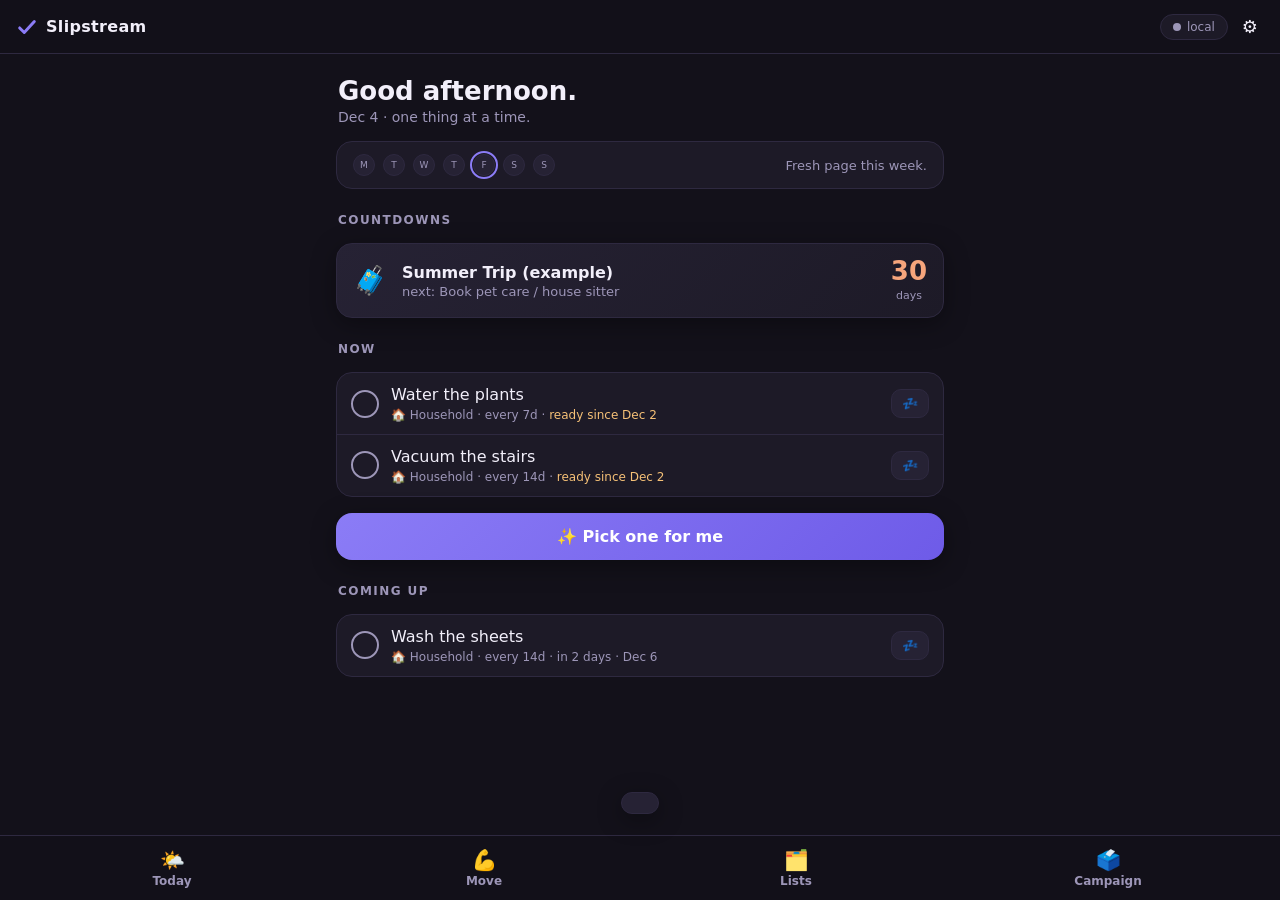
<file: index.html>
<!DOCTYPE html>
<html lang="en">
<head>
<meta charset="UTF-8">
<meta name="viewport" content="width=device-width, initial-scale=1, viewport-fit=cover">
<meta name="theme-color" content="#13111A">
<title>Slipstream</title>
<link rel="manifest" href="manifest.webmanifest">
<link rel="icon" href="icons/favicon.svg" type="image/svg+xml">
<link rel="apple-touch-icon" href="icons/icon-192.png">
<link rel="stylesheet" href="styles.css">
</head>
<body>
  <header class="topbar">
    <div class="brand" data-action="go-home">
      <svg class="brand-mark" viewBox="0 0 24 24" width="22" height="22" aria-hidden="true">
        <path d="M4 13 L9 18 L20 6" fill="none" stroke="currentColor" stroke-width="3.2" stroke-linecap="round" stroke-linejoin="round"/>
      </svg>
      <span>Slipstream</span>
    </div>
    <div class="topbar-right">
      <button class="sync-pill" id="syncPill" data-action="sync-now" title="Sync now">
        <span class="sync-dot" id="syncDot"></span><span id="syncLabel">local</span>
      </button>
      <button class="icon-btn" data-action="open-settings" aria-label="Settings">⚙️</button>
    </div>
  </header>

  <main id="view" class="view"></main>

  <nav class="bottomnav">
    <button class="nav-btn" id="navToday" data-action="nav-today"><span class="nav-emoji">🌤️</span>Today</button>
    <button class="nav-btn" id="navMove" data-action="nav-move"><span class="nav-emoji">💪</span>Move</button>
    <button class="nav-btn" id="navLists" data-action="nav-lists"><span class="nav-emoji">🗂️</span>Lists</button>
    <button class="nav-btn" id="navCampaign" data-action="nav-campaign"><span class="nav-emoji">🗳️</span>Campaign</button>
  </nav>

  <div id="toast" class="toast" hidden>
    <span id="toastMsg"></span>
    <button id="toastBtn" class="toast-btn" hidden></button>
  </div>

  <dialog id="settingsDialog">
    <form method="dialog" class="dlg">
      <h2>Settings</h2>
      <label>Your name <input type="text" id="setName" placeholder="What should I call you?"></label>
      <h3>GitHub sync</h3>
      <p class="hint">Point Slipstream at your private data repo. See SETUP.md for the walkthrough.</p>
      <label>GitHub username <input type="text" id="setOwner" autocapitalize="off" autocomplete="off" placeholder="e.g. kaight-makes"></label>
      <label>Data repo name <input type="text" id="setRepo" autocapitalize="off" autocomplete="off" placeholder="slipstream-data"></label>
      <label>Branch <input type="text" id="setBranch" autocapitalize="off" autocomplete="off" placeholder="main"></label>
      <label>Access token <input type="password" id="setToken" autocomplete="off" placeholder="github_pat_…"></label>
      <p class="hint">The token is stored only on this device.</p>
      <div class="dlg-row">
        <button value="cancel" class="btn ghost">Cancel</button>
        <button value="save" class="btn primary" id="settingsSave">Save</button>
      </div>
    </form>
  </dialog>

  <dialog id="newListDialog">
    <form method="dialog" class="dlg">
      <h2>New list</h2>
      <label>Name <input type="text" id="nlTitle" placeholder="e.g. Garage cleanout"></label>
      <label>Emoji <input type="text" id="nlEmoji" value="✅" maxlength="4"></label>
      <label>Type
        <select id="nlType">
          <option value="simple">Simple checklist</option>
          <option value="project">Project (sections &amp; phases)</option>
          <option value="recurring">Recurring (chores that reschedule)</option>
          <option value="trip">Trip countdown</option>
        </select>
      </label>
      <label id="nlDepartureWrap" hidden>Departure date <input type="date" id="nlDeparture"></label>
      <div class="dlg-row">
        <button value="cancel" class="btn ghost">Cancel</button>
        <button value="create" class="btn primary" id="nlCreate">Create</button>
      </div>
    </form>
  </dialog>

  <canvas id="confettiCanvas"></canvas>

  <script src="confetti.js"></script>
  <script src="moves.js"></script>
  <script src="sync.js"></script>
  <script src="app.js"></script>
</body>
</html>
</file>
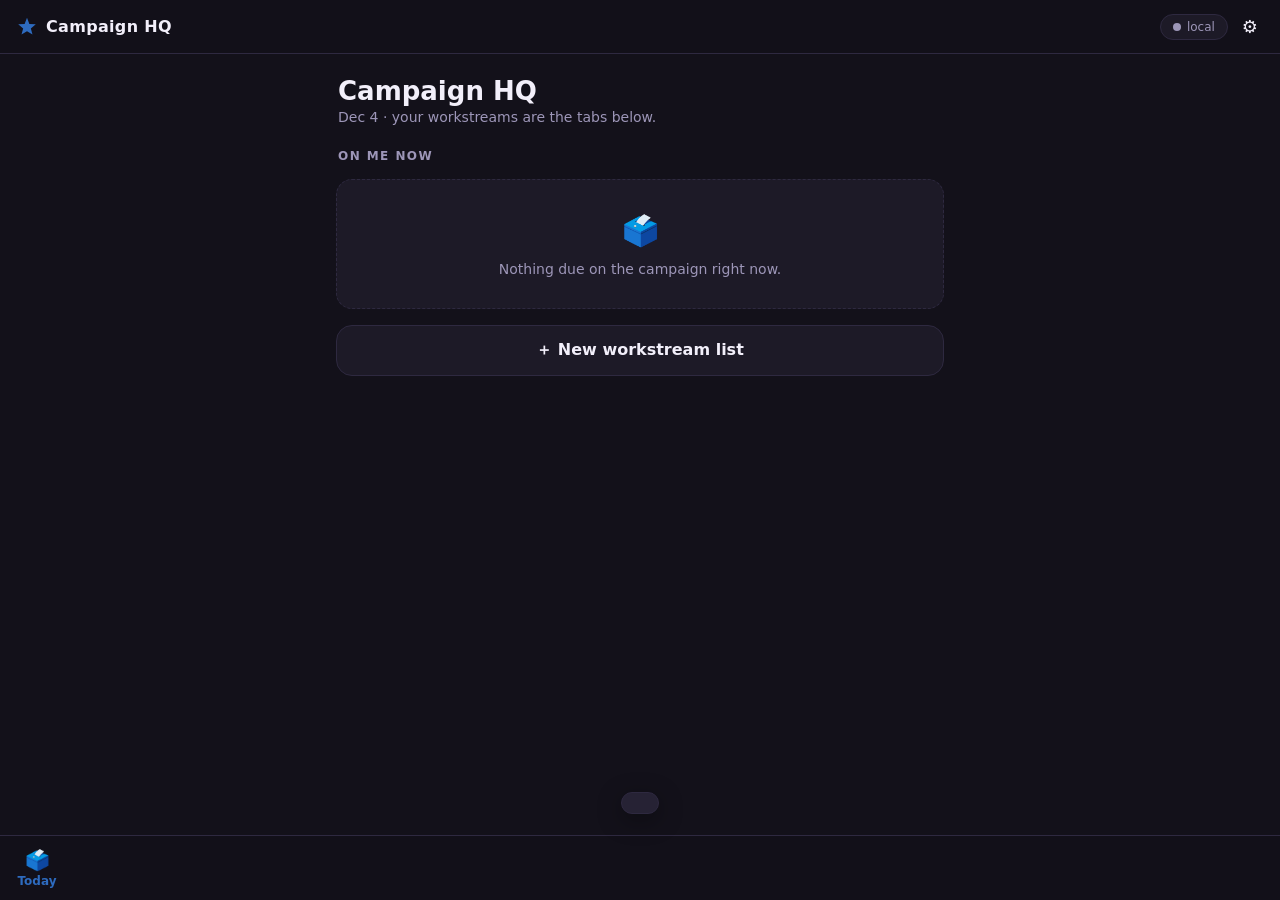
<file: campaign/index.html>
<!DOCTYPE html>
<html lang="en">
<head>
<meta charset="UTF-8">
<meta name="viewport" content="width=device-width, initial-scale=1, viewport-fit=cover">
<meta name="theme-color" content="#13111A">
<title>Campaign HQ</title>
<link rel="manifest" href="manifest.webmanifest">
<link rel="icon" href="icons/favicon.svg" type="image/svg+xml">
<link rel="apple-touch-icon" href="icons/icon-192.png">
<link rel="stylesheet" href="../styles.css">
<script>window.SLIPSTREAM_MODE = 'campaign';</script>
</head>
<body class="campaign-mode">
  <header class="topbar">
    <div class="brand" data-action="go-home">
      <svg class="brand-mark" viewBox="0 0 24 24" width="22" height="22" aria-hidden="true">
        <path d="M12 2 L14.6 8.6 L21.6 9 L16.2 13.5 L18 20.3 L12 16.5 L6 20.3 L7.8 13.5 L2.4 9 L9.4 8.6 Z" fill="currentColor" stroke="none"/>
      </svg>
      <span>Campaign HQ</span>
    </div>
    <div class="topbar-right">
      <button class="sync-pill" id="syncPill" data-action="sync-now" title="Sync now">
        <span class="sync-dot" id="syncDot"></span><span id="syncLabel">local</span>
      </button>
      <button class="icon-btn" data-action="open-settings" aria-label="Settings">⚙️</button>
    </div>
  </header>

  <main id="view" class="view"></main>

  <nav class="bottomnav scroll" id="bottomnav"></nav>

  <div id="toast" class="toast" hidden>
    <span id="toastMsg"></span>
    <button id="toastBtn" class="toast-btn" hidden></button>
  </div>

  <dialog id="settingsDialog">
    <form method="dialog" class="dlg">
      <h2>Settings</h2>
      <label>Your name <input type="text" id="setName" placeholder="What should I call you?"></label>
      <h3>GitHub sync</h3>
      <p class="hint">Shares the same data + login as your personal Slipstream app — fill these in if this is the only one set up.</p>
      <label>GitHub username <input type="text" id="setOwner" autocapitalize="off" autocomplete="off" placeholder="e.g. kateroo832"></label>
      <label>Data repo name <input type="text" id="setRepo" autocapitalize="off" autocomplete="off" placeholder="slipstream-data"></label>
      <label>Branch <input type="text" id="setBranch" autocapitalize="off" autocomplete="off" placeholder="main"></label>
      <label>Access token <input type="password" id="setToken" autocomplete="off" placeholder="github_pat_…"></label>
      <p class="hint">The token is stored only on this device.</p>
      <div class="dlg-row">
        <button value="cancel" class="btn ghost">Cancel</button>
        <button value="save" class="btn primary" id="settingsSave">Save</button>
      </div>
    </form>
  </dialog>

  <dialog id="newListDialog">
    <form method="dialog" class="dlg">
      <h2>New workstream list</h2>
      <label>Name <input type="text" id="nlTitle" placeholder="e.g. Press &amp; Comms"></label>
      <label>Emoji <input type="text" id="nlEmoji" value="🗳️" maxlength="4"></label>
      <label>Type
        <select id="nlType">
          <option value="project">Project (sections &amp; phases)</option>
          <option value="simple">Simple checklist</option>
          <option value="recurring">Recurring (chores that reschedule)</option>
          <option value="trip">Trip countdown</option>
        </select>
      </label>
      <label id="nlDepartureWrap" hidden>Departure date <input type="date" id="nlDeparture"></label>
      <div class="dlg-row">
        <button value="cancel" class="btn ghost">Cancel</button>
        <button value="create" class="btn primary" id="nlCreate">Create</button>
      </div>
    </form>
  </dialog>

  <canvas id="confettiCanvas"></canvas>

  <script src="../confetti.js"></script>
  <script src="../moves.js"></script>
  <script src="../sync.js"></script>
  <script src="../app.js"></script>
</body>
</html>
</file>
<file: styles.css>
/* ---------- Slipstream theme ---------- */
:root {
  --bg: #13111a;
  --card: #1d1a27;
  --card-2: #262234;
  --line: #2e2940;
  --ink: #f2effa;
  --muted: #9d96b8;
  --accent: #8b7cf6;
  --accent-soft: rgba(139, 124, 246, 0.16);
  --peach: #f6a57c;
  --good: #5ed39a;
  --warn: #f6c177;
  --danger: #ef7a85;
  --radius: 16px;
  --shadow: 0 6px 24px rgba(0, 0, 0, 0.35);
}

* { box-sizing: border-box; }

html, body {
  margin: 0;
  padding: 0;
  background: var(--bg);
  color: var(--ink);
  font-family: system-ui, -apple-system, "Segoe UI", Roboto, sans-serif;
  font-size: 16px;
  -webkit-tap-highlight-color: transparent;
}

body {
  min-height: 100dvh;
  padding-bottom: calc(76px + env(safe-area-inset-bottom));
}

button { font: inherit; color: inherit; }

/* ---------- Top bar ---------- */
.topbar {
  position: sticky;
  top: 0;
  z-index: 20;
  display: flex;
  align-items: center;
  justify-content: space-between;
  padding: calc(10px + env(safe-area-inset-top)) 16px 10px;
  background: rgba(19, 17, 26, 0.86);
  backdrop-filter: blur(10px);
  border-bottom: 1px solid var(--line);
}

.brand {
  display: flex;
  align-items: center;
  gap: 8px;
  font-weight: 700;
  letter-spacing: 0.02em;
  cursor: pointer;
}

.brand-mark { color: var(--accent); }

.topbar-right { display: flex; align-items: center; gap: 8px; }

.icon-btn {
  background: none;
  border: none;
  font-size: 18px;
  padding: 6px;
  cursor: pointer;
  border-radius: 10px;
}
.icon-btn:active { background: var(--card-2); }

.sync-pill {
  display: flex;
  align-items: center;
  gap: 6px;
  background: var(--card);
  border: 1px solid var(--line);
  border-radius: 999px;
  padding: 5px 12px;
  font-size: 12px;
  color: var(--muted);
  cursor: pointer;
}

.sync-dot {
  width: 8px;
  height: 8px;
  border-radius: 50%;
  background: var(--muted);
  flex: none;
}
.sync-dot.ok { background: var(--good); }
.sync-dot.pending { background: var(--warn); }
.sync-dot.error { background: var(--danger); }
.sync-dot.busy {
  background: var(--accent);
  animation: pulse 1s ease-in-out infinite;
}
@keyframes pulse { 50% { opacity: 0.3; } }

/* ---------- Layout ---------- */
.view {
  max-width: 640px;
  margin: 0 auto;
  padding: 16px;
  display: flex;
  flex-direction: column;
  gap: 16px;
}

.section-label {
  font-size: 12px;
  font-weight: 700;
  text-transform: uppercase;
  letter-spacing: 0.12em;
  color: var(--muted);
  margin: 8px 2px 0;
}

/* ---------- Greeting & momentum ---------- */
.greet h1 {
  margin: 6px 2px 2px;
  font-size: 26px;
  line-height: 1.2;
}
.greet p { margin: 0 2px; color: var(--muted); font-size: 14px; }

.momentum {
  display: flex;
  align-items: center;
  justify-content: space-between;
  background: var(--card);
  border: 1px solid var(--line);
  border-radius: var(--radius);
  padding: 12px 16px;
}
.momentum-dots { display: flex; gap: 8px; }
.mdot {
  width: 22px;
  height: 22px;
  border-radius: 50%;
  display: grid;
  place-items: center;
  font-size: 9px;
  color: var(--muted);
  background: var(--card-2);
  border: 1px solid var(--line);
}
.mdot.hit { background: var(--accent-soft); border-color: var(--accent); color: var(--ink); }
.mdot.today { outline: 2px solid var(--accent); outline-offset: 1px; }
.momentum-text { font-size: 13px; color: var(--muted); text-align: right; }
.momentum-text b { color: var(--ink); }

/* ---------- Trip cards ---------- */
.trip-cards { display: flex; flex-direction: column; gap: 10px; }
.trip-card {
  display: flex;
  align-items: center;
  gap: 14px;
  background: linear-gradient(135deg, var(--card-2), var(--card));
  border: 1px solid var(--line);
  border-radius: var(--radius);
  padding: 14px 16px;
  cursor: pointer;
  box-shadow: var(--shadow);
}
.trip-emoji { font-size: 28px; }
.trip-info { flex: 1; min-width: 0; }
.trip-title { font-weight: 700; }
.trip-sub { font-size: 13px; color: var(--muted); margin-top: 2px; }
.trip-count { text-align: center; flex: none; }
.trip-count b { font-size: 26px; color: var(--peach); display: block; line-height: 1; }
.trip-count span { font-size: 11px; color: var(--muted); }

/* ---------- Task rows ---------- */
.task-group {
  background: var(--card);
  border: 1px solid var(--line);
  border-radius: var(--radius);
  overflow: hidden;
}
.task-row {
  display: flex;
  align-items: center;
  gap: 12px;
  padding: 12px 14px;
  border-bottom: 1px solid var(--line);
  transition: background 0.2s;
}
.task-row:last-child { border-bottom: none; }
.task-row.done-row { opacity: 0.45; }
.task-row.spotlight {
  background: var(--accent-soft);
  animation: spot 1.2s ease-in-out 2;
}
@keyframes spot {
  0%, 100% { box-shadow: inset 0 0 0 0 transparent; }
  50% { box-shadow: inset 0 0 0 2px var(--accent); }
}

.checkbtn {
  width: 28px;
  height: 28px;
  flex: none;
  border-radius: 50%;
  border: 2px solid var(--muted);
  background: transparent;
  cursor: pointer;
  display: grid;
  place-items: center;
  font-size: 15px;
  color: transparent;
  transition: all 0.15s;
}
.checkbtn:active { transform: scale(0.88); }
.checkbtn.checked {
  background: var(--good);
  border-color: var(--good);
  color: #10231a;
}

.task-main { flex: 1; min-width: 0; cursor: default; }
.task-text { line-height: 1.3; overflow-wrap: anywhere; }
.done-row .task-text { text-decoration: line-through; }
.task-sub { font-size: 12px; color: var(--muted); margin-top: 2px; }
.task-sub .ready { color: var(--warn); }
.task-sub .calm { color: var(--good); }

.row-actions { display: flex; gap: 4px; flex: none; }
.mini-btn {
  background: var(--card-2);
  border: 1px solid var(--line);
  border-radius: 10px;
  padding: 6px 10px;
  font-size: 13px;
  color: var(--muted);
  cursor: pointer;
}
.mini-btn:active { background: var(--line); }
.mini-btn.accent { color: var(--accent); border-color: var(--accent); }
.mini-btn.danger { color: var(--danger); }

.group-head {
  display: flex;
  justify-content: space-between;
  align-items: baseline;
  padding: 12px 14px 6px;
  font-size: 13px;
  font-weight: 700;
  color: var(--muted);
}
.group-head .count { font-weight: 400; font-size: 12px; }

/* ---------- Big actions ---------- */
.bigbtn {
  width: 100%;
  padding: 14px;
  border-radius: var(--radius);
  border: none;
  background: linear-gradient(135deg, var(--accent), #6e5be8);
  color: white;
  font-weight: 700;
  font-size: 16px;
  cursor: pointer;
  box-shadow: var(--shadow);
}
.bigbtn:active { transform: scale(0.98); }
.bigbtn.secondary {
  background: var(--card);
  border: 1px solid var(--line);
  color: var(--ink);
  box-shadow: none;
}

.empty {
  text-align: center;
  color: var(--muted);
  padding: 28px 16px;
  background: var(--card);
  border: 1px dashed var(--line);
  border-radius: var(--radius);
  font-size: 14px;
  line-height: 1.5;
}
.empty .big { font-size: 30px; display: block; margin-bottom: 6px; }

/* ---------- Lists index ---------- */
.list-card {
  display: flex;
  align-items: center;
  gap: 14px;
  background: var(--card);
  border: 1px solid var(--line);
  border-radius: var(--radius);
  padding: 14px 16px;
  cursor: pointer;
}
.list-card:active { background: var(--card-2); }
.list-card.shelved { opacity: 0.7; border-style: dashed; }
.list-emoji { font-size: 24px; flex: none; }
.list-info { flex: 1; min-width: 0; }
.list-title { font-weight: 700; }
.list-sub { font-size: 13px; color: var(--muted); margin-top: 2px; }
.list-badge {
  flex: none;
  font-size: 12px;
  padding: 4px 10px;
  border-radius: 999px;
  background: var(--card-2);
  color: var(--muted);
}
.list-badge.due { background: var(--accent-soft); color: var(--accent); font-weight: 700; }

.progress {
  height: 6px;
  border-radius: 3px;
  background: var(--card-2);
  margin-top: 8px;
  overflow: hidden;
}
.progress > div {
  height: 100%;
  border-radius: 3px;
  background: linear-gradient(90deg, var(--accent), var(--peach));
  transition: width 0.4s ease;
}

/* ---------- List detail ---------- */
.list-head { padding: 4px 2px; }
.list-head h1 { margin: 0; font-size: 24px; display: flex; gap: 10px; align-items: center; }
.list-head .sub { color: var(--muted); font-size: 14px; margin-top: 4px; }
.countdown-hero {
  text-align: center;
  background: linear-gradient(135deg, var(--card-2), var(--card));
  border: 1px solid var(--line);
  border-radius: var(--radius);
  padding: 18px;
}
.countdown-hero b { font-size: 44px; color: var(--peach); display: block; line-height: 1.1; }
.countdown-hero span { color: var(--muted); font-size: 14px; }

.task-link { color: var(--accent); text-decoration: underline; word-break: break-all; }
.add-row { display: flex; gap: 8px; }
.add-row input {
  flex: 1;
  background: var(--card);
  border: 1px solid var(--line);
  border-radius: 12px;
  color: var(--ink);
  padding: 12px 14px;
  font: inherit;
  min-width: 0;
}
.add-row input::placeholder { color: var(--muted); }
.add-row button {
  flex: none;
  border: none;
  border-radius: 12px;
  background: var(--accent);
  color: white;
  font-size: 20px;
  width: 48px;
  cursor: pointer;
}
.add-rich { display: flex; flex-direction: column; gap: 8px; }
.add-rich > input,
.add-extra input {
  background: var(--card);
  border: 1px solid var(--line);
  border-radius: 12px;
  color: var(--ink);
  padding: 12px 14px;
  font: inherit;
  min-width: 0;
}
.add-rich > input { width: 100%; }
.add-rich input::placeholder { color: var(--muted); }
.add-extra { display: flex; gap: 8px; align-items: center; }
.add-extra #addDue { flex: none; max-width: 46%; }
.add-extra #addNotes { flex: 1; }
.add-extra button {
  flex: none;
  border: none;
  border-radius: 12px;
  background: var(--accent);
  color: white;
  font-size: 15px;
  font-weight: 600;
  padding: 0 16px;
  height: 46px;
  cursor: pointer;
  white-space: nowrap;
}

.back-btn {
  background: none;
  border: none;
  color: var(--accent);
  font-size: 14px;
  font-weight: 700;
  cursor: pointer;
  padding: 4px 2px;
  text-align: left;
}

/* ---------- Bottom nav ---------- */
.bottomnav {
  position: fixed;
  bottom: 0;
  left: 0;
  right: 0;
  display: flex;
  background: rgba(19, 17, 26, 0.92);
  backdrop-filter: blur(10px);
  border-top: 1px solid var(--line);
  padding: 6px 16px calc(6px + env(safe-area-inset-bottom));
  z-index: 20;
}
.nav-btn {
  flex: 1;
  background: none;
  border: none;
  color: var(--muted);
  font-size: 12px;
  font-weight: 700;
  display: flex;
  flex-direction: column;
  align-items: center;
  gap: 2px;
  padding: 6px;
  cursor: pointer;
  border-radius: 12px;
}
.nav-btn.active { color: var(--accent); }
.nav-emoji { font-size: 20px; }

/* Campaign app: many list-tabs → horizontally scrollable bottom bar */
.bottomnav.scroll { justify-content: flex-start; overflow-x: auto; overflow-y: hidden; gap: 2px; padding-left: 8px; padding-right: 8px; }
.bottomnav.scroll::-webkit-scrollbar { display: none; }
.bottomnav.scroll { scrollbar-width: none; }
.bottomnav.scroll .nav-btn { flex: 0 0 auto; min-width: 58px; padding: 6px 8px; white-space: nowrap; }

/* Campaign app gets a distinct accent (blue) so the two installs look different */
body.campaign-mode {
  --accent: #2e6bbf;
  --accent-soft: rgba(46, 107, 191, 0.18);
  --peach: #4ea0d6;
}

/* Owner badge on per-person campaign lists (Alani / Jeri / Kaight) */
.owner-tag {
  display: inline-block;
  margin-top: 6px;
  font-size: 12px;
  font-weight: 700;
  color: var(--muted);
  background: var(--card-2);
  border: 1px solid var(--line);
  border-radius: 999px;
  padding: 3px 10px;
}
.owner-tag.me { color: var(--accent); border-color: var(--accent); }

/* ---------- Toast ---------- */
.toast {
  position: fixed;
  left: 50%;
  bottom: calc(86px + env(safe-area-inset-bottom));
  transform: translateX(-50%);
  background: var(--card-2);
  border: 1px solid var(--line);
  color: var(--ink);
  border-radius: 999px;
  padding: 10px 18px;
  font-size: 14px;
  display: flex;
  align-items: center;
  gap: 12px;
  box-shadow: var(--shadow);
  z-index: 40;
  max-width: 90vw;
}
.toast-btn {
  background: none;
  border: none;
  color: var(--accent);
  font-weight: 700;
  cursor: pointer;
  padding: 2px 4px;
}

/* ---------- Dialogs ---------- */
dialog {
  background: var(--card);
  color: var(--ink);
  border: 1px solid var(--line);
  border-radius: var(--radius);
  padding: 20px;
  width: min(420px, 92vw);
  box-shadow: var(--shadow);
}
dialog::backdrop { background: rgba(0, 0, 0, 0.55); backdrop-filter: blur(2px); }
.dlg { display: flex; flex-direction: column; gap: 12px; }
.dlg h2 { margin: 0; font-size: 20px; }
.dlg h3 { margin: 8px 0 0; font-size: 14px; color: var(--muted); }
.dlg label { display: flex; flex-direction: column; gap: 6px; font-size: 13px; color: var(--muted); }
.dlg input, .dlg select {
  background: var(--bg);
  border: 1px solid var(--line);
  border-radius: 10px;
  color: var(--ink);
  padding: 11px 12px;
  font: inherit;
}
.hint { font-size: 12px; color: var(--muted); margin: 0; line-height: 1.4; }
.dlg-row { display: flex; gap: 10px; justify-content: flex-end; margin-top: 6px; }
.btn {
  border-radius: 12px;
  padding: 10px 18px;
  border: none;
  font-weight: 700;
  cursor: pointer;
}
.btn.primary { background: var(--accent); color: white; }
.btn.ghost { background: var(--card-2); color: var(--muted); }

/* ---------- Move tab ---------- */
.bigbtn.energy {
  text-align: left;
  display: flex;
  align-items: baseline;
  gap: 10px;
}
.bigbtn.energy span { font-size: 13px; font-weight: 400; opacity: 0.75; }
.bigbtn.flare-btn.on { border-color: var(--accent); color: var(--accent); }

.move-card {
  background: linear-gradient(135deg, var(--card-2), var(--card));
  border: 1px solid var(--line);
  border-radius: var(--radius);
  padding: 22px 20px;
  box-shadow: var(--shadow);
}
.move-card h2 { margin: 12px 0 4px; font-size: 26px; line-height: 1.15; }
.move-chip {
  display: inline-block;
  font-size: 11px;
  font-weight: 700;
  text-transform: uppercase;
  letter-spacing: 0.08em;
  background: var(--accent-soft);
  color: var(--accent);
  border-radius: 999px;
  padding: 4px 10px;
  margin-right: 6px;
}
.move-dose { color: var(--peach); font-size: 18px; font-weight: 700; }
.move-cue { color: var(--muted); font-size: 15px; line-height: 1.5; margin: 10px 0 0; }
.move-hm {
  background: var(--accent-soft);
  border-radius: 10px;
  padding: 10px 12px;
  font-size: 13px;
  line-height: 1.45;
  color: var(--ink);
  margin: 12px 0 0;
}
.move-links { display: flex; justify-content: space-between; gap: 10px; }
.linkbtn {
  background: none;
  border: none;
  color: var(--muted);
  font-size: 13px;
  text-decoration: underline;
  cursor: pointer;
  padding: 4px;
}

/* ---------- Confetti ---------- */
#confettiCanvas {
  position: fixed;
  inset: 0;
  pointer-events: none;
  z-index: 50;
}
</file>
